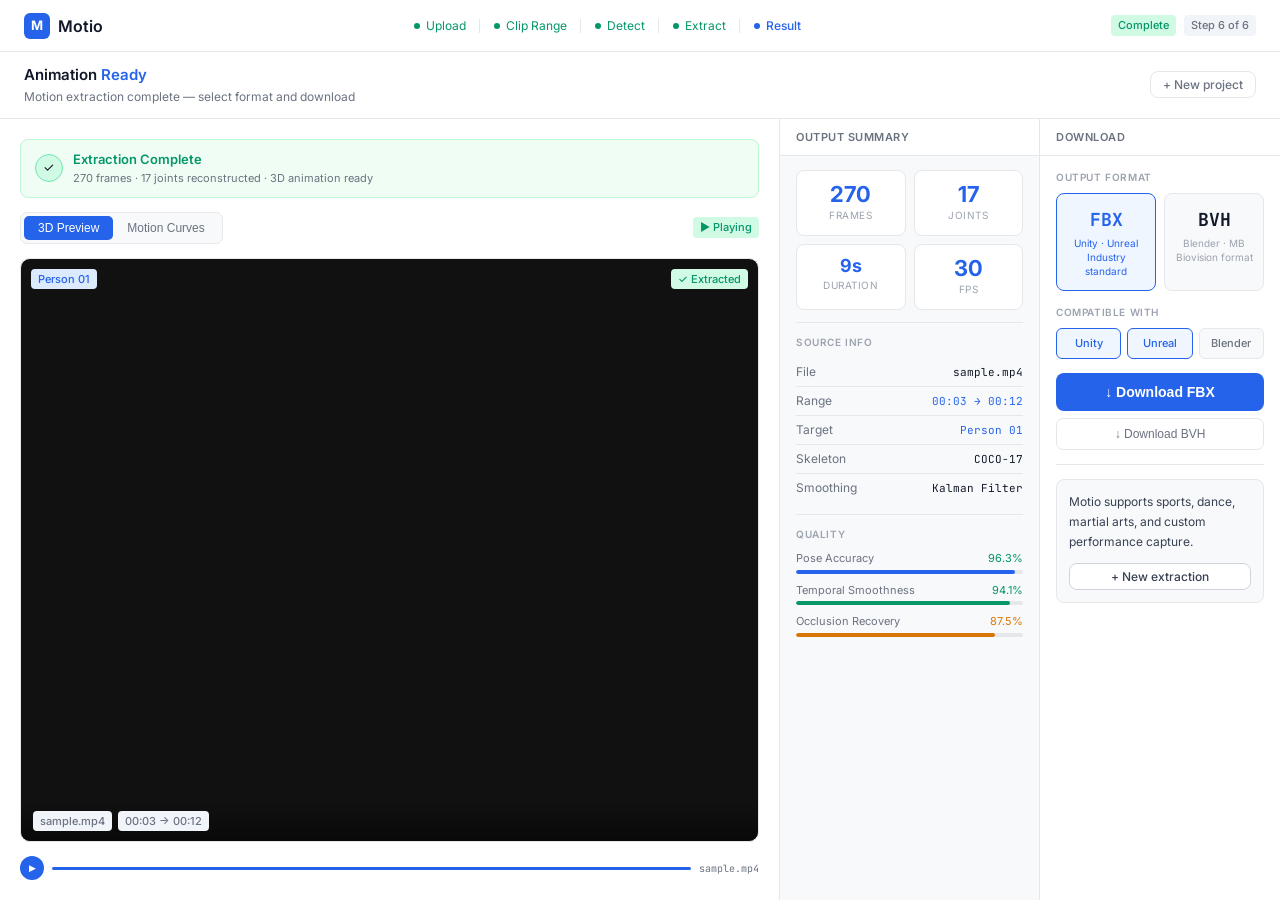
<file: result.html>
<!DOCTYPE html>
<html lang="en">

<head>
  <meta charset="UTF-8">
  <meta name="viewport" content="width=device-width, initial-scale=1.0">
  <title>Motio — Result</title>
  <link rel="stylesheet" href="shared.css">
  <style>
    .result-body {
      display: grid;
      grid-template-columns: 1fr 260px 240px;
      width: 100%;
      height: 100%;
      overflow: hidden;
    }

    /* ── Left: preview ── */
    .result-left {
      display: flex;
      flex-direction: column;
      padding: 20px;
      gap: 14px;
      overflow: hidden;
      background: #fff;
      border-right: 1px solid var(--border);
    }

    .success-bar {
      flex-shrink: 0;
      background: #f0fdf4;
      border: 1px solid #bbf7d0;
      border-radius: 8px;
      padding: 10px 14px;
      display: flex;
      align-items: center;
      gap: 10px;
    }

    .success-ico {
      width: 28px;
      height: 28px;
      border-radius: 50%;
      background: #d1fae5;
      border: 1px solid #6ee7b7;
      display: flex;
      align-items: center;
      justify-content: center;
      font-size: 13px;
      flex-shrink: 0;
    }

    .success-text h3 {
      font-size: 13px;
      font-weight: 600;
      color: var(--success);
    }

    .success-text p {
      font-size: 11px;
      color: var(--text-3);
      margin-top: 1px;
    }

    /* Tabs */
    .preview-tabs {
      flex-shrink: 0;
      display: flex;
      gap: 0;
      background: var(--bg-sub);
      border: 1px solid var(--border);
      border-radius: 7px;
      padding: 3px;
      width: fit-content;
    }

    .ptab {
      padding: 5px 14px;
      border-radius: 5px;
      border: none;
      cursor: pointer;
      font-size: 12px;
      font-weight: 500;
      background: transparent;
      color: var(--text-3);
      transition: all 0.15s;
    }

    .ptab.active {
      background: var(--brand);
      color: #fff;
    }

    /* Preview area */
    .preview-area {
      flex: 1;
      min-height: 0;
      position: relative;
      background: #111;
      border-radius: 10px;
      overflow: hidden;
      border: 1px solid var(--border);
    }

    .preview-area video {
      width: 100%;
      height: 100%;
      object-fit: contain;
    }

    .preview-area .no-video {
      width: 100%;
      height: 100%;
      background: var(--bg-subtle);
      display: flex;
      align-items: center;
      justify-content: center;
      font-size: 13px;
      color: var(--text-4);
    }

    .curves-view {
      position: absolute;
      inset: 0;
      background: var(--bg-sub);
      padding: 16px;
      display: none;
      flex-direction: column;
      gap: 6px;
      overflow: hidden;
    }

    .curves-view.show {
      display: flex;
    }

    .pv-top {
      position: absolute;
      top: 10px;
      left: 10px;
      right: 10px;
      display: flex;
      justify-content: space-between;
      z-index: 3;
      pointer-events: none;
    }

    .pv-bot {
      position: absolute;
      bottom: 0;
      left: 0;
      right: 0;
      padding: 10px 12px;
      background: linear-gradient(to top, rgba(0, 0, 0, 0.5), transparent);
      z-index: 3;
      pointer-events: none;
    }

    /* Mini playback */
    .mini-play-row {
      flex-shrink: 0;
      display: flex;
      align-items: center;
      gap: 8px;
    }

    .mpb {
      width: 24px;
      height: 24px;
      border-radius: 50%;
      background: var(--brand);
      border: none;
      cursor: pointer;
      display: flex;
      align-items: center;
      justify-content: center;
      font-size: 9px;
      color: #fff;
    }

    .mpb:hover {
      background: var(--accent);
    }

    .mps {
      flex: 1;
      height: 3px;
      background: var(--bg-subtle);
      border-radius: 2px;
      overflow: hidden;
    }

    .mps-fill {
      height: 100%;
      background: var(--brand);
      animation: play-fill 7s linear infinite;
    }

    @keyframes play-fill {
      0% {
        width: 0%
      }

      100% {
        width: 100%
      }
    }

    .mpt {
      font-family: 'JetBrains Mono', monospace;
      font-size: 10px;
      color: var(--text-3);
      white-space: nowrap;
    }

    /* Curve rows */
    .curve-row {
      display: grid;
      grid-template-columns: 70px 1fr 36px;
      gap: 8px;
      align-items: center;
    }

    .c-lbl {
      font-size: 10px;
      color: var(--text-3);
    }

    .c-track {
      height: 22px;
      background: #fff;
      border-radius: 3px;
      overflow: hidden;
      border: 1px solid var(--border);
    }

    .c-track svg {
      width: 100%;
      height: 100%;
    }

    .c-avg {
      font-family: 'JetBrains Mono', monospace;
      font-size: 9px;
      color: var(--text-4);
      text-align: right;
    }

    /* ── Center: Summary ── */
    .result-center {
      background: var(--bg-sub);
      border-right: 1px solid var(--border);
      display: flex;
      flex-direction: column;
      overflow: hidden;
    }

    .result-center .side-body {
      gap: 12px;
    }

    .stats-row {
      display: grid;
      grid-template-columns: 1fr 1fr;
      gap: 8px;
    }

    .stat-box {
      background: #fff;
      border: 1px solid var(--border);
      border-radius: 8px;
      padding: 12px;
      text-align: center;
    }

    .stat-num {
      font-size: 22px;
      font-weight: 700;
      color: var(--brand);
      line-height: 1;
      margin-bottom: 3px;
    }

    .stat-lbl {
      font-size: 10px;
      color: var(--text-4);
      text-transform: uppercase;
      letter-spacing: 0.5px;
    }

    .quality-row {
      margin-bottom: 8px;
    }

    .quality-head {
      display: flex;
      justify-content: space-between;
      font-size: 11px;
      color: var(--text-3);
      margin-bottom: 3px;
    }

    .quality-bar {
      height: 4px;
      background: var(--border);
      border-radius: 2px;
      overflow: hidden;
    }

    .quality-fill {
      height: 100%;
      background: var(--brand);
      border-radius: 2px;
    }

    /* ── Right: Download ── */
    .result-right {
      background: #fff;
      display: flex;
      flex-direction: column;
      overflow: hidden;
    }

    .result-right .side-body {
      gap: 14px;
    }

    .fmt-opts {
      display: grid;
      grid-template-columns: 1fr 1fr;
      gap: 8px;
    }

    .fmt-opt {
      background: var(--bg-sub);
      border: 1.5px solid var(--border);
      border-radius: 8px;
      padding: 12px 10px;
      text-align: center;
      cursor: pointer;
      transition: border-color 0.15s;
    }

    .fmt-opt:hover {
      border-color: var(--brand);
    }

    .fmt-opt.sel {
      border-color: var(--brand);
      background: var(--brand-light);
    }

    .fmt-name {
      font-family: 'JetBrains Mono', monospace;
      font-size: 18px;
      font-weight: 700;
      color: var(--text-1);
      margin-bottom: 3px;
    }

    .fmt-opt.sel .fmt-name {
      color: var(--brand);
    }

    .fmt-desc {
      font-size: 10px;
      color: var(--text-4);
      line-height: 1.4;
    }

    .fmt-opt.sel .fmt-desc {
      color: var(--brand);
    }

    .engine-row {
      display: flex;
      gap: 6px;
    }

    .engine-pill {
      flex: 1;
      padding: 6px;
      border-radius: 6px;
      text-align: center;
      font-size: 11px;
      font-weight: 500;
      border: 1px solid var(--border);
      background: var(--bg-sub);
      color: var(--text-3);
    }

    .engine-pill.active {
      background: var(--brand-light);
      border-color: var(--brand);
      color: var(--brand);
    }

    .dl-btn {
      width: 100%;
      padding: 11px;
      background: var(--brand);
      color: #fff;
      border: none;
      border-radius: 8px;
      font-size: 14px;
      font-weight: 600;
      cursor: pointer;
      transition: background 0.15s;
    }

    .dl-btn:hover {
      background: var(--accent);
    }

    .dl-btn-ghost {
      width: 100%;
      padding: 8px;
      background: transparent;
      color: var(--text-3);
      border: 1px solid var(--border);
      border-radius: 7px;
      font-size: 12px;
      cursor: pointer;
      transition: all 0.15s;
    }

    .dl-btn-ghost:hover {
      background: var(--bg-sub);
      color: var(--text-1);
    }
  </style>
</head>

<body>
  <nav class="nav">
    <a class="nav-logo" href="upload.html">
      <div class="nav-logo-mark">M</div>Motio
    </a>
    <div class="nav-steps">
      <div class="nav-step done"><span class="dot"></span>Upload</div>
      <div class="nav-step done"><span class="dot"></span>Clip Range</div>
      <div class="nav-step done"><span class="dot"></span>Detect</div>
      <div class="nav-step done"><span class="dot"></span>Extract</div>
      <div class="nav-step active"><span class="dot"></span>Result</div>
    </div>
    <div class="nav-right">
      <span class="badge badge-green">Complete</span>
      <span class="badge badge-gray">Step 6 of 6</span>
    </div>
  </nav>

  <div class="page">
    <div class="page-hdr anim">
      <div>
        <div class="page-title">Animation <em>Ready</em></div>
        <div class="page-desc">Motion extraction complete — select format and download</div>
      </div>
      <div class="page-hdr-right">
        <button class="btn btn-ghost btn-sm" onclick="window.location.href='upload.html'">+ New project</button>
      </div>
    </div>

    <div class="page-body anim-1">
      <div class="result-body">

        <!-- Left: preview -->
        <div class="result-left">
          <div class="success-bar">
            <div class="success-ico">✓</div>
            <div class="success-text">
              <h3>Extraction Complete</h3>
              <p id="successDesc">270 frames · 17 joints reconstructed · 3D animation ready</p>
            </div>
          </div>

          <div style="display:flex;justify-content:space-between;align-items:center;flex-shrink:0;">
            <div class="preview-tabs">
              <button class="ptab active" onclick="switchTab('3d',this)">3D Preview</button>
              <button class="ptab" onclick="switchTab('curves',this)">Motion Curves</button>
            </div>
            <span class="badge badge-green">▶ Playing</span>
          </div>

          <div class="preview-area">
            <div class="no-video" id="resPH">No video</div>
            <video id="resVideo" muted loop playsinline style="display:none;"></video>

            <div class="curves-view" id="curvesView"></div>

            <div class="pv-top">
              <span class="badge badge-blue" id="pvTarget">—</span>
              <span class="badge badge-green">✓ Extracted</span>
            </div>
            <div class="pv-bot">
              <div style="display:flex;gap:6px;">
                <span class="badge badge-gray" id="pvFile">—</span>
                <span class="badge badge-gray" id="pvRange">—</span>
              </div>
            </div>
          </div>

          <div class="mini-play-row">
            <button class="mpb" id="resPlayBtn">▶</button>
            <div class="mps">
              <div class="mps-fill"></div>
            </div>
            <span class="mpt" id="resFileSmall">—</span>
          </div>
        </div>

        <!-- Center: summary -->
        <div class="result-center">
          <div class="side-hdr">Output Summary</div>
          <div class="side-body">
            <div class="stats-row">
              <div class="stat-box">
                <div class="stat-num">270</div>
                <div class="stat-lbl">Frames</div>
              </div>
              <div class="stat-box">
                <div class="stat-num">17</div>
                <div class="stat-lbl">Joints</div>
              </div>
              <div class="stat-box">
                <div class="stat-num" id="statDur" style="font-size:18px;">—</div>
                <div class="stat-lbl">Duration</div>
              </div>
              <div class="stat-box">
                <div class="stat-num">30</div>
                <div class="stat-lbl">FPS</div>
              </div>
            </div>

            <div class="sep"></div>

            <div>
              <div class="sec-lbl" style="margin-bottom:8px;">Source Info</div>
              <div class="info-row"><span class="info-key">File</span><span class="info-val" id="sumFile">—</span></div>
              <div class="info-row"><span class="info-key">Range</span><span class="info-val blue"
                  id="sumRange">—</span></div>
              <div class="info-row"><span class="info-key">Target</span><span class="info-val blue"
                  id="sumTarget">—</span></div>
              <div class="info-row"><span class="info-key">Skeleton</span><span class="info-val">COCO-17</span></div>
              <div class="info-row"><span class="info-key">Smoothing</span><span class="info-val">Kalman Filter</span>
              </div>
            </div>

            <div class="sep"></div>

            <div>
              <div class="sec-lbl" style="margin-bottom:8px;">Quality</div>
              <div class="quality-row">
                <div class="quality-head"><span>Pose Accuracy</span><span style="color:var(--success);">96.3%</span>
                </div>
                <div class="quality-bar">
                  <div class="quality-fill" style="width:96.3%"></div>
                </div>
              </div>
              <div class="quality-row">
                <div class="quality-head"><span>Temporal Smoothness</span><span
                    style="color:var(--success);">94.1%</span></div>
                <div class="quality-bar">
                  <div class="quality-fill" style="width:94.1%;background:var(--success);"></div>
                </div>
              </div>
              <div class="quality-row">
                <div class="quality-head"><span>Occlusion Recovery</span><span
                    style="color:var(--warning);">87.5%</span></div>
                <div class="quality-bar">
                  <div class="quality-fill" style="width:87.5%;background:var(--warning);"></div>
                </div>
              </div>
            </div>
          </div>
        </div>

        <!-- Right: download -->
        <div class="result-right">
          <div class="side-hdr">Download</div>
          <div class="side-body">
            <div>
              <div class="sec-lbl" style="margin-bottom:8px;">Output Format</div>
              <div class="fmt-opts">
                <div class="fmt-opt sel" id="fo-fbx" onclick="selFmt('FBX')">
                  <div class="fmt-name">FBX</div>
                  <div class="fmt-desc">Unity · Unreal<br>Industry standard</div>
                </div>
                <div class="fmt-opt" id="fo-bvh" onclick="selFmt('BVH')">
                  <div class="fmt-name">BVH</div>
                  <div class="fmt-desc">Blender · MB<br>Biovision format</div>
                </div>
              </div>
            </div>

            <div>
              <div class="sec-lbl" style="margin-bottom:8px;">Compatible With</div>
              <div class="engine-row">
                <div class="engine-pill active">Unity</div>
                <div class="engine-pill active">Unreal</div>
                <div class="engine-pill">Blender</div>
              </div>
            </div>

            <div style="display:flex;flex-direction:column;gap:7px;">
              <button class="dl-btn" id="dlMain">↓ Download FBX</button>
              <button class="dl-btn-ghost" id="dlAlt">↓ Download BVH</button>
            </div>

            <div class="sep"></div>

            <div style="padding:12px;background:var(--bg-sub);border:1px solid var(--border);border-radius:8px;">
              <div style="font-size:12px;color:var(--text-2);line-height:1.7;">
                Motio supports sports, dance, martial arts, and custom performance capture.
              </div>
              <button class="btn btn-secondary btn-sm" style="width:100%;margin-top:10px;"
                onclick="window.location.href='upload.html'">+ New extraction</button>
            </div>
          </div>
        </div>

      </div>
    </div>
  </div>

  <script>
    const url = 'video_02_00.mp4';
    const fn = 'sample.mp4';
    const start = localStorage.getItem('motio_startTime') || '00:03';
    const end = localStorage.getItem('motio_endTime') || '00:12';
    const label = localStorage.getItem('motio_selectedLabel') || 'Person 01';

    function t2s(t) { const [m, s] = t.split(':').map(Number); return m * 60 + s; }
    const dur = t2s(end) - t2s(start);

    document.getElementById('successDesc').textContent = (dur * 30) + ' frames · 17 joints reconstructed · 3D animation ready';
    document.getElementById('sumFile').textContent = fn;
    document.getElementById('sumRange').textContent = start + ' → ' + end;
    document.getElementById('sumTarget').textContent = label;
    document.getElementById('pvTarget').textContent = label;
    document.getElementById('pvFile').textContent = fn;
    document.getElementById('pvRange').textContent = start + ' → ' + end;
    document.getElementById('resFileSmall').textContent = fn;
    document.getElementById('statDur').textContent = dur + 's';

    const resVideo = document.getElementById('resVideo');
    if (url) {
      resVideo.src = url; resVideo.style.display = 'block';
      document.getElementById('resPH').style.display = 'none';
      resVideo.play().catch(() => { });
    }
    document.getElementById('resPlayBtn').addEventListener('click', () => {
      if (!url) return;
      resVideo.paused ? resVideo.play() : resVideo.pause();
      document.getElementById('resPlayBtn').textContent = resVideo.paused ? '▶' : '⏸';
    });


    /* ── Tabs ── */
    function switchTab(tab, btn) {
      document.querySelectorAll('.ptab').forEach(b => b.classList.remove('active'));
      btn.classList.add('active');
      document.getElementById('skelOv').style.display = tab === '3d' ? 'flex' : 'none';
      const cv = document.getElementById('curvesView');
      if (tab === 'curves') { cv.classList.add('show'); renderCurves(); }
      else cv.classList.remove('show');
    }

    function renderCurves() {
      const c = document.getElementById('curvesView');
      const curves = [
        { name: 'Hip · Y', color: '#2563eb', d: Array.from({ length: 60 }, (_, i) => Math.sin(i * .25) * 30 + 50) },
        { name: 'Spine', color: '#0891b2', d: Array.from({ length: 60 }, (_, i) => Math.sin(i * .2 + 1) * 20 + 50) },
        { name: 'L. Shoulder', color: '#059669', d: Array.from({ length: 60 }, (_, i) => Math.cos(i * .35) * 35 + 50) },
        { name: 'R. Shoulder', color: '#d97706', d: Array.from({ length: 60 }, (_, i) => Math.cos(i * .35 + Math.PI) * 35 + 50) },
        { name: 'L. Knee', color: '#7c3aed', d: Array.from({ length: 60 }, (_, i) => Math.abs(Math.sin(i * .5)) * 55 + 20) },
        { name: 'R. Knee', color: '#be185d', d: Array.from({ length: 60 }, (_, i) => Math.abs(Math.sin(i * .5 + Math.PI)) * 55 + 20) },
        { name: 'L. Ankle', color: '#b45309', d: Array.from({ length: 60 }, (_, i) => Math.abs(Math.sin(i * .7)) * 60 + 15) },
        { name: 'R. Ankle', color: '#1d4ed8', d: Array.from({ length: 60 }, (_, i) => Math.abs(Math.sin(i * .7 + Math.PI)) * 60 + 15) },
      ];
      c.innerHTML = `<div style="font-size:12px;font-weight:600;color:var(--text-1);margin-bottom:8px;">Joint Motion Curves</div>` +
        curves.map(cd => {
          const pts = cd.d.map((v, i) => `${i * (100 / 60)},${100 - v}`).join(' ');
          const avg = (cd.d.reduce((a, b) => a + b, 0) / cd.d.length).toFixed(0);
          return `<div class="curve-row">
        <div class="c-lbl">${cd.name}</div>
        <div class="c-track">
          <svg viewBox="0 0 100 100" preserveAspectRatio="none">
            <polyline points="${pts}" fill="none" stroke="${cd.color}" stroke-width="2.5" vector-effect="non-scaling-stroke"/>
          </svg>
        </div>
        <div class="c-avg">${avg}</div>
      </div>`;
        }).join('');
    }

    /* ── Format ── */
    function selFmt(fmt) {
      ['FBX', 'BVH'].forEach(f => document.getElementById('fo-' + f.toLowerCase()).classList.toggle('sel', f === fmt));
      document.getElementById('dlMain').textContent = '↓ Download ' + fmt;
      localStorage.setItem('motio_outputFormat', fmt);
    }

    ['dlMain', 'dlAlt'].forEach(id => {
      document.getElementById(id).addEventListener('click', function () {
        const orig = this.textContent;
        this.textContent = '✓ Downloaded!';
        this.style.background = id === 'dlMain' ? 'var(--success)' : '';
        this.style.color = id === 'dlAlt' ? 'var(--success)' : '';
        setTimeout(() => { this.textContent = orig; this.style.background = ''; this.style.color = ''; }, 2000);
      });
    });
  </script>
</body>

</html>
</file>
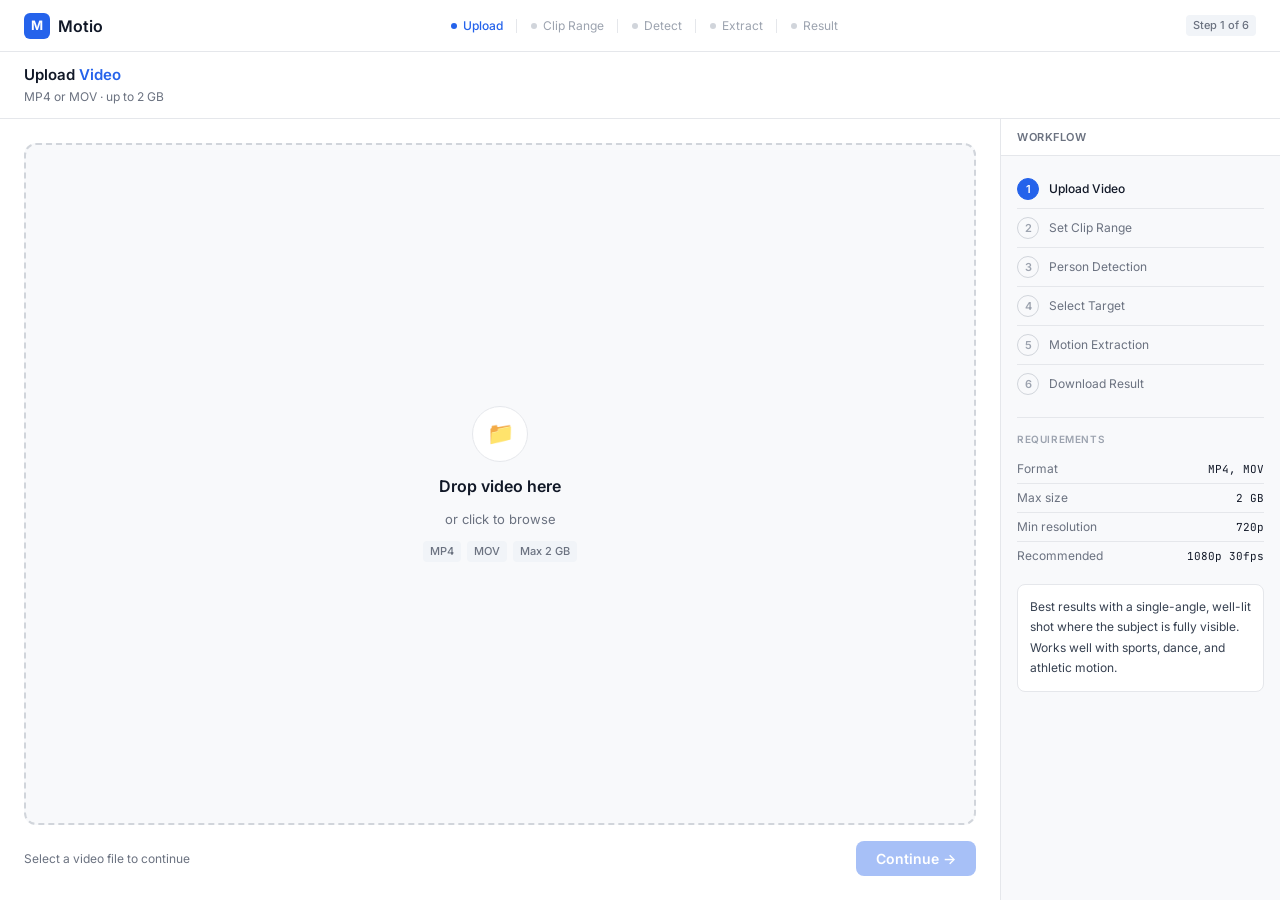
<file: upload.html>
<!DOCTYPE html>
<html lang="en">

<head>
  <meta charset="UTF-8">
  <meta name="viewport" content="width=device-width, initial-scale=1.0">
  <title>Motio — Upload</title>
  <link rel="stylesheet" href="shared.css">
  <style>
    .upload-body {
      display: grid;
      grid-template-columns: 1fr 280px;
      width: 100%;
      height: 100%;
      overflow: hidden;
    }

    /* Drop zone */
    .upload-main {
      display: flex;
      flex-direction: column;
      padding: 24px;
      gap: 16px;
      overflow: hidden;
    }

    .drop-zone {
      flex: 1;
      min-height: 0;
      border: 2px dashed var(--border-mid);
      border-radius: 12px;
      background: var(--bg-sub);
      display: flex;
      align-items: center;
      justify-content: center;
      cursor: pointer;
      position: relative;
      overflow: hidden;
      transition: border-color 0.2s, background 0.2s;
    }

    .drop-zone:hover {
      border-color: var(--brand);
      background: var(--brand-light);
    }

    .drop-zone.drag-over {
      border-color: var(--brand);
      background: var(--brand-light);
    }

    .drop-zone.has-file {
      border-style: solid;
      border-color: var(--brand);
      cursor: default;
    }

    /* Empty state */
    .dz-empty {
      display: flex;
      flex-direction: column;
      align-items: center;
      gap: 12px;
      pointer-events: none;
    }

    .drop-zone.has-file .dz-empty {
      display: none;
    }

    .dz-icon {
      width: 56px;
      height: 56px;
      border-radius: 50%;
      background: #fff;
      border: 1px solid var(--border);
      display: flex;
      align-items: center;
      justify-content: center;
      font-size: 22px;
    }

    .dz-title {
      font-size: 16px;
      font-weight: 600;
      color: var(--text-1);
    }

    .dz-sub {
      font-size: 13px;
      color: var(--text-3);
    }

    .dz-formats {
      display: flex;
      gap: 6px;
    }

    /* Video state */
    .dz-video {
      display: none;
      position: absolute;
      inset: 0;
    }

    .drop-zone.has-file .dz-video {
      display: block;
    }

    .dz-video video {
      width: 100%;
      height: 100%;
      object-fit: contain;
      background: #000;
    }

    .dz-video-bar {
      position: absolute;
      bottom: 0;
      left: 0;
      right: 0;
      background: linear-gradient(to top, rgba(0, 0, 0, 0.75) 0%, transparent 100%);
      padding: 14px 16px;
      display: flex;
      align-items: flex-end;
      justify-content: space-between;
    }

    .dz-file-info {
      display: flex;
      align-items: center;
      gap: 10px;
    }

    .dz-file-icon {
      width: 32px;
      height: 32px;
      background: var(--brand);
      border-radius: 6px;
      display: flex;
      align-items: center;
      justify-content: center;
      font-size: 14px;
      color: #fff;
    }

    .dz-file-name {
      font-size: 12px;
      font-weight: 500;
      color: #fff;
    }

    .dz-file-meta {
      font-size: 11px;
      color: rgba(255, 255, 255, 0.6);
      margin-top: 1px;
    }

    .dz-change-btn {
      position: absolute;
      top: 12px;
      right: 12px;
    }

    /* Bottom row */
    .upload-bottom {
      flex-shrink: 0;
      display: flex;
      align-items: center;
      justify-content: space-between;
    }

    .upload-status {
      font-size: 12px;
      color: var(--text-3);
    }

    .upload-status.ready {
      color: var(--success);
    }

    /* Sidebar */
    .upload-sidebar {
      background: var(--bg-sub);
      border-left: 1px solid var(--border);
      display: flex;
      flex-direction: column;
      overflow: hidden;
    }

    /* Flow steps */
    .flow-list {
      display: flex;
      flex-direction: column;
      gap: 0;
    }

    .flow-item {
      display: flex;
      align-items: center;
      gap: 10px;
      padding: 8px 0;
      border-bottom: 1px solid var(--border);
    }

    .flow-item:last-child {
      border-bottom: none;
    }

    .flow-num {
      width: 22px;
      height: 22px;
      border-radius: 50%;
      border: 1.5px solid var(--border-mid);
      font-size: 11px;
      font-weight: 600;
      display: flex;
      align-items: center;
      justify-content: center;
      color: var(--text-4);
      flex-shrink: 0;
    }

    .flow-item.active .flow-num {
      background: var(--brand);
      border-color: var(--brand);
      color: #fff;
    }

    .flow-label {
      font-size: 12px;
      color: var(--text-3);
    }

    .flow-item.active .flow-label {
      color: var(--text-1);
      font-weight: 500;
    }

    #fileInput {
      display: none;
    }
  </style>
</head>

<body>

  <nav class="nav">
    <a class="nav-logo" href="upload.html">
      <div class="nav-logo-mark">M</div>
      Motio
    </a>
    <div class="nav-steps">
      <div class="nav-step active"><span class="dot"></span>Upload</div>
      <div class="nav-step"><span class="dot"></span>Clip Range</div>
      <div class="nav-step"><span class="dot"></span>Detect</div>
      <div class="nav-step"><span class="dot"></span>Extract</div>
      <div class="nav-step"><span class="dot"></span>Result</div>
    </div>
    <div class="nav-right">
      <span class="badge badge-gray">Step 1 of 6</span>
    </div>
  </nav>

  <div class="page">
    <div class="page-hdr anim">
      <div>
        <div class="page-title">Upload <em>Video</em></div>
        <div class="page-desc">MP4 or MOV · up to 2 GB</div>
      </div>
    </div>

    <div class="page-body anim-1">
      <div class="upload-body">

        <!-- Main drop area -->
        <div class="upload-main">
          <div class="drop-zone" id="dropZone">
            <!-- Empty -->
            <div class="dz-empty">
              <div class="dz-icon">📁</div>
              <div class="dz-title">Drop video here</div>
              <div class="dz-sub">or click to browse</div>
              <div class="dz-formats">
                <span class="badge badge-gray">MP4</span>
                <span class="badge badge-gray">MOV</span>
                <span class="badge badge-gray">Max 2 GB</span>
              </div>
            </div>

            <!-- Filled -->
            <div class="dz-video">
              <video id="videoPreview" muted loop autoplay playsinline></video>
              <div class="dz-video-bar">
                <div class="dz-file-info">
                  <div class="dz-file-icon">🎬</div>
                  <div>
                    <div class="dz-file-name" id="fileName">—</div>
                    <div class="dz-file-meta" id="fileMeta">—</div>
                  </div>
                </div>
                <span class="badge badge-green">Ready</span>
              </div>
              <div class="dz-change-btn">
                <button class="btn btn-secondary btn-sm" id="changeBtn">Change file</button>
              </div>
            </div>
          </div>

          <div class="upload-bottom">
            <span class="upload-status" id="uploadStatus">Select a video file to continue</span>
            <button class="btn btn-primary btn-lg" id="nextBtn" disabled>Continue →</button>
          </div>
        </div>

        <!-- Sidebar -->
        <div class="upload-sidebar">
          <div class="side-hdr">Workflow</div>
          <div class="side-body">
            <div class="flow-list">
              <div class="flow-item active">
                <div class="flow-num">1</div>
                <div class="flow-label">Upload Video</div>
              </div>
              <div class="flow-item">
                <div class="flow-num">2</div>
                <div class="flow-label">Set Clip Range</div>
              </div>
              <div class="flow-item">
                <div class="flow-num">3</div>
                <div class="flow-label">Person Detection</div>
              </div>
              <div class="flow-item">
                <div class="flow-num">4</div>
                <div class="flow-label">Select Target</div>
              </div>
              <div class="flow-item">
                <div class="flow-num">5</div>
                <div class="flow-label">Motion Extraction</div>
              </div>
              <div class="flow-item">
                <div class="flow-num">6</div>
                <div class="flow-label">Download Result</div>
              </div>
            </div>

            <div class="sep"></div>

            <div>
              <div class="sec-lbl" style="margin-bottom:8px;">Requirements</div>
              <div class="info-row"><span class="info-key">Format</span><span class="info-val">MP4, MOV</span></div>
              <div class="info-row"><span class="info-key">Max size</span><span class="info-val">2 GB</span></div>
              <div class="info-row"><span class="info-key">Min resolution</span><span class="info-val">720p</span></div>
              <div class="info-row"><span class="info-key">Recommended</span><span class="info-val">1080p 30fps</span>
              </div>
            </div>

            <div style="padding:12px;background:#fff;border:1px solid var(--border);border-radius:var(--radius);">
              <div style="font-size:12px;color:var(--text-2);line-height:1.7;">
                Best results with a single-angle, well-lit shot where the subject is fully visible.<br>
                Works well with sports, dance, and athletic motion.
              </div>
            </div>
          </div>
        </div>

      </div>
    </div>
  </div>

  <input type="file" id="fileInput" accept=".mp4,.mov,video/mp4,video/quicktime">

  <script>
    const dropZone = document.getElementById('dropZone');
    const fileInput = document.getElementById('fileInput');
    const vPreview = document.getElementById('videoPreview');
    const nextBtn = document.getElementById('nextBtn');
    const status = document.getElementById('uploadStatus');

    function openPicker() { fileInput.click(); }

    dropZone.addEventListener('click', e => {
      if (e.target.closest('#changeBtn')) return;
      if (!dropZone.classList.contains('has-file')) openPicker();
    });
    document.getElementById('changeBtn').addEventListener('click', openPicker);
    dropZone.addEventListener('dragover', e => { e.preventDefault(); dropZone.classList.add('drag-over'); });
    dropZone.addEventListener('dragleave', () => dropZone.classList.remove('drag-over'));
    dropZone.addEventListener('drop', e => {
      e.preventDefault(); dropZone.classList.remove('drag-over');
      if (e.dataTransfer.files[0]) handleFile(e.dataTransfer.files[0]);
    });
    fileInput.addEventListener('change', e => { if (e.target.files[0]) handleFile(e.target.files[0]); });

    function fmtBytes(b) {
      return b < 1048576 ? (b / 1024).toFixed(0) + ' KB' : (b / 1048576).toFixed(1) + ' MB';
    }

    function handleFile(file) {
      if (!file.type.startsWith('video/')) { alert('Please select an MP4 or MOV file.'); return; }
      const url = URL.createObjectURL(file);
      //localStorage.setItem('motio_videoURL',  url);
      //localStorage.setItem('motio_fileName', file.name);
      localStorage.setItem('motio_fileSize', fmtBytes(file.size));
      localStorage.setItem('motio_fileType', file.type.split('/')[1].toUpperCase());

      vPreview.src = url;
      document.getElementById('fileName').textContent = file.name;
      document.getElementById('fileMeta').textContent = fmtBytes(file.size) + ' · ' + file.type.split('/')[1].toUpperCase();
      dropZone.classList.add('has-file');
      nextBtn.disabled = false;
      status.textContent = file.name + ' — ready';
      status.classList.add('ready');
    }

    // Restore
    const stored = null;
    if (stored) {
      vPreview.src = stored;
      document.getElementById('fileName').textContent = localStorage.getItem('motio_fileName') || 'video';
      document.getElementById('fileMeta').textContent =
        (localStorage.getItem('motio_fileSize') || '') + ' · ' + (localStorage.getItem('motio_fileType') || '');
      dropZone.classList.add('has-file');
      nextBtn.disabled = false;
      status.textContent = (localStorage.getItem('motio_fileName') || 'Video') + ' — ready';
      status.classList.add('ready');
    }

    nextBtn.addEventListener('click', () => window.location.href = 'trim.html');
  </script>
</body>

</html>
</file>
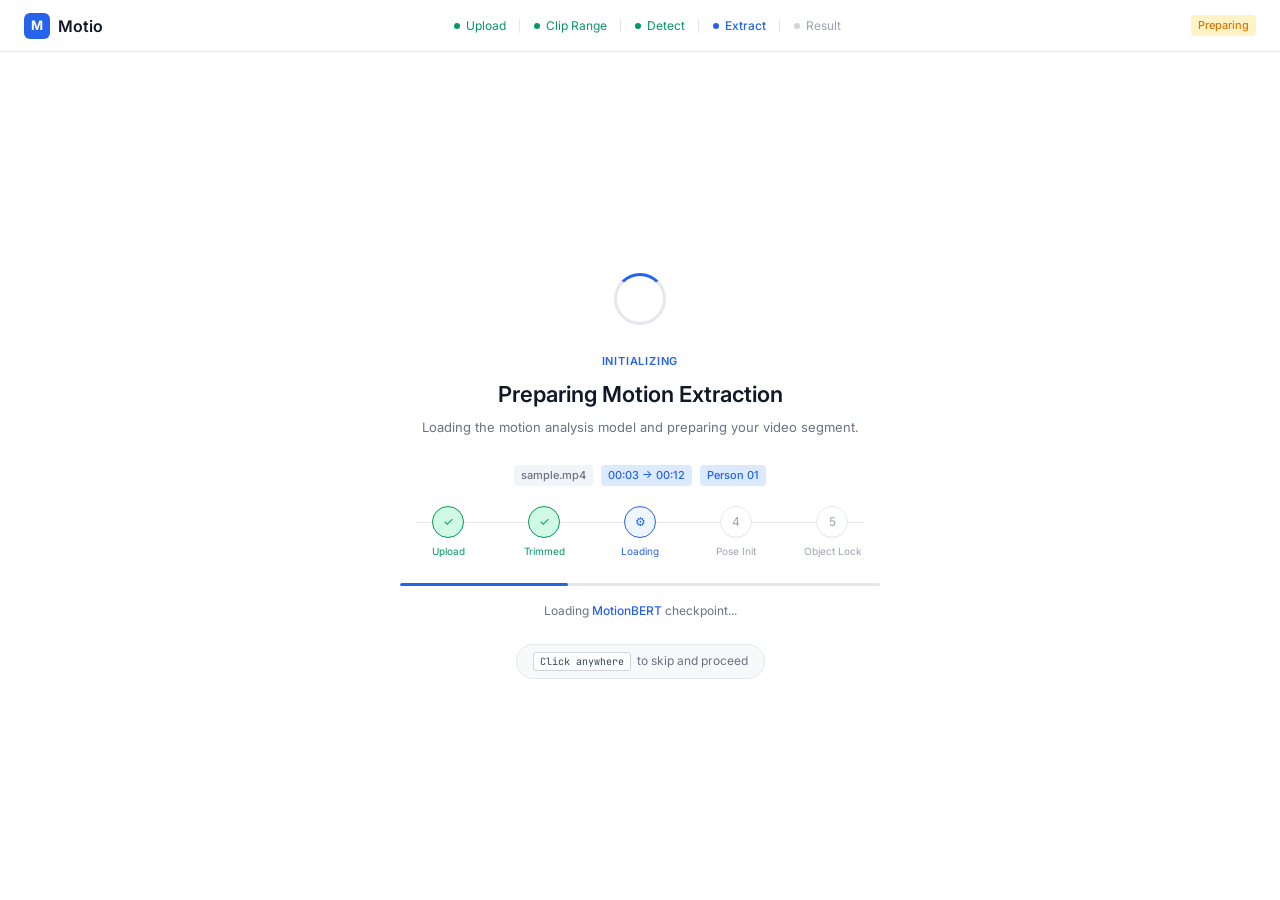
<file: waiting.html>
<!DOCTYPE html>
<html lang="en">
<head>
<meta charset="UTF-8">
<meta name="viewport" content="width=device-width, initial-scale=1.0">
<title>Motio — Preparing</title>
<link rel="stylesheet" href="shared.css">
<style>
.waiting-page {
  width: 100%; height: 100%;
  display: flex; align-items: center; justify-content: center;
  cursor: pointer; background: #fff;
}

.waiting-box {
  width: 480px; text-align: center;
  animation: fade-up 0.4s ease both;
}

/* Spinner */
.spinner {
  width: 52px; height: 52px; margin: 0 auto 28px;
  border: 3px solid var(--border);
  border-top-color: var(--brand);
  border-radius: 50%;
  animation: spin 0.9s linear infinite;
}

.w-label {
  font-size: 11px; font-weight: 600; color: var(--brand);
  text-transform: uppercase; letter-spacing: 0.8px;
  margin-bottom: 8px;
}
.w-title {
  font-size: 22px; font-weight: 600; color: var(--text-1);
  margin-bottom: 6px;
}
.w-desc { font-size: 13px; color: var(--text-3); margin-bottom: 28px; line-height: 1.6; }

/* Steps */
.step-row {
  display: flex; gap: 0; margin-bottom: 24px;
  position: relative;
}
.step-row::before {
  content: ''; position: absolute; top: 16px; left: 16px; right: 16px;
  height: 1px; background: var(--border);
}
.w-step { flex: 1; display: flex; flex-direction: column; align-items: center; gap: 6px; position: relative; z-index: 1; }
.w-step-node {
  width: 32px; height: 32px; border-radius: 50%;
  background: #fff; border: 1.5px solid var(--border);
  display: flex; align-items: center; justify-content: center;
  font-size: 12px; color: var(--text-4);
  transition: all 0.3s;
}
.w-step.done .w-step-node { border-color: var(--success); background: #d1fae5; color: var(--success); }
.w-step.active .w-step-node { border-color: var(--brand); background: var(--brand-light); color: var(--brand); animation: blink 1.2s infinite; }
.w-step-lbl { font-size: 10px; color: var(--text-4); text-align: center; max-width: 60px; }
.w-step.done .w-step-lbl { color: var(--success); }
.w-step.active .w-step-lbl { color: var(--brand); }

/* Progress bar */
.w-prog { height: 3px; background: var(--border); border-radius: 2px; overflow: hidden; margin-bottom: 16px; }
.w-prog-fill { height: 100%; background: var(--brand); border-radius: 2px; transition: width 0.5s ease; }

/* Context */
.w-context {
  display: flex; gap: 8px; justify-content: center; margin-bottom: 20px; flex-wrap: wrap;
}

.w-status { font-size: 12px; color: var(--text-3); margin-bottom: 24px; min-height: 18px; }
.w-status span { color: var(--brand); font-weight: 500; }

.click-hint {
  display: inline-flex; align-items: center; gap: 6px;
  padding: 7px 16px; border-radius: 20px;
  border: 1px solid var(--border); background: var(--bg-sub);
  font-size: 12px; color: var(--text-3);
}
.click-hint kbd {
  background: #fff; border: 1px solid var(--border-mid);
  border-radius: 3px; padding: 1px 6px;
  font-family: 'JetBrains Mono', monospace; font-size: 10px; color: var(--text-2);
}
</style>
</head>
<body>
<nav class="nav">
  <a class="nav-logo" href="upload.html"><div class="nav-logo-mark">M</div>Motio</a>
  <div class="nav-steps">
    <div class="nav-step done"><span class="dot"></span>Upload</div>
    <div class="nav-step done"><span class="dot"></span>Clip Range</div>
    <div class="nav-step done"><span class="dot"></span>Detect</div>
    <div class="nav-step active"><span class="dot"></span>Extract</div>
    <div class="nav-step"><span class="dot"></span>Result</div>
  </div>
  <div class="nav-right"><span class="badge badge-orange">Preparing</span></div>
</nav>

<div class="page">
  <div class="waiting-page" id="waitPage">
    <div class="waiting-box">
      <div class="spinner"></div>
      <div class="w-label" id="wLabel">Initializing</div>
      <div class="w-title">Preparing Motion Extraction</div>
      <div class="w-desc">Loading the motion analysis model and preparing your video segment.</div>

      <div class="w-context">
        <span class="badge badge-gray" id="wFile">—</span>
        <span class="badge badge-blue" id="wRange">—</span>
        <span class="badge badge-blue" id="wTarget">—</span>
      </div>

      <div class="step-row">
        <div class="w-step done" id="ws1"><div class="w-step-node">✓</div><div class="w-step-lbl">Upload</div></div>
        <div class="w-step done" id="ws2"><div class="w-step-node">✓</div><div class="w-step-lbl">Trimmed</div></div>
        <div class="w-step active" id="ws3"><div class="w-step-node">⚙</div><div class="w-step-lbl">Loading</div></div>
        <div class="w-step" id="ws4"><div class="w-step-node">4</div><div class="w-step-lbl">Pose Init</div></div>
        <div class="w-step" id="ws5"><div class="w-step-node">5</div><div class="w-step-lbl">Object Lock</div></div>
      </div>

      <div class="w-prog"><div class="w-prog-fill" id="wFill" style="width:35%"></div></div>

      <div class="w-status" id="wStatus">Loading <span>MotionBERT</span> checkpoint...</div>

      <div class="click-hint"><kbd>Click anywhere</kbd> to skip and proceed</div>
    </div>
  </div>
</div>

<script>
const fn    = localStorage.getItem('motio_fileName')      || 'sample.mp4';
const start = localStorage.getItem('motio_startTime')     || '00:03';
const end   = localStorage.getItem('motio_endTime')       || '00:12';
const label = localStorage.getItem('motio_selectedLabel') || 'Person 01';
document.getElementById('wFile').textContent   = fn;
document.getElementById('wRange').textContent  = start + ' → ' + end;
document.getElementById('wTarget').textContent = label;

const msgs = [
  { pct:35, txt:'Loading <span>MotionBERT</span> checkpoint...' },
  { pct:52, txt:'Initializing <span>COCO-17</span> skeleton model...' },
  { pct:67, txt:'Parsing video segment <span>' + start + '→' + end + '</span>...' },
  { pct:80, txt:'Calibrating <span>pose estimator</span>...' },
  { pct:92, txt:'Locking target: <span>' + label + '</span>...' },
];
let mi = 0;
const fill = document.getElementById('wFill');
const status = document.getElementById('wStatus');

function activateStep(done, active) {
  for (let i = 1; i <= 5; i++) {
    const el = document.getElementById('ws'+i);
    const node = el.querySelector('.w-step-node');
    if (i <= done) { el.className='w-step done'; node.textContent='✓'; }
    else if (i === active) { el.className='w-step active'; node.textContent='⚙'; }
    else { el.className='w-step'; node.textContent=i; }
  }
}

const t = setInterval(() => {
  if (mi < msgs.length) {
    const m = msgs[mi];
    fill.style.width = m.pct + '%';
    status.innerHTML = m.txt;
    if (mi === 2) activateStep(3, 4);
    if (mi === 4) activateStep(4, 5);
    mi++;
  }
}, 900);

document.getElementById('waitPage').addEventListener('click', () => { clearInterval(t); window.location.href = 'processing.html'; });
</script>
</body>
</html>
</file>
<file: shared.css>
@import url('https://fonts.googleapis.com/css2?family=Inter:wght@300;400;500;600&family=JetBrains+Mono:wght@400;500&display=swap');

:root {
  --brand:       #2563eb;
  --brand-light: #eff6ff;
  --brand-mid:   #dbeafe;
  --accent:      #1d4ed8;

  --bg:          #ffffff;
  --bg-sub:      #f8f9fb;
  --bg-subtle:   #f1f4f8;

  --border:      #e5e7eb;
  --border-mid:  #d1d5db;

  --text-1:      #111827;
  --text-2:      #374151;
  --text-3:      #6b7280;
  --text-4:      #9ca3af;

  --success:     #059669;
  --warning:     #d97706;
  --danger:      #dc2626;

  --nav-h: 52px;
  --radius: 8px;
}

*, *::before, *::after { box-sizing: border-box; margin: 0; padding: 0; }

html, body {
  width: 100%; height: 100%;
  overflow: hidden;
  background: var(--bg);
  color: var(--text-1);
  font-family: 'Inter', sans-serif;
  font-size: 13px;
  line-height: 1.5;
  -webkit-font-smoothing: antialiased;
}

/* ── Nav ── */
.nav {
  position: fixed; top: 0; left: 0; right: 0;
  height: var(--nav-h);
  display: flex; align-items: center; justify-content: space-between;
  padding: 0 24px;
  background: #fff;
  border-bottom: 1px solid var(--border);
  z-index: 100;
}

.nav-logo {
  display: flex; align-items: center; gap: 8px;
  font-family: 'Inter', sans-serif;
  font-weight: 600; font-size: 16px;
  color: var(--text-1); text-decoration: none;
}
.nav-logo-mark {
  width: 26px; height: 26px;
  background: var(--brand); border-radius: 6px;
  display: flex; align-items: center; justify-content: center;
  font-size: 13px; font-weight: 700; color: #fff;
}

.nav-steps {
  display: flex; align-items: center; gap: 0;
}
.nav-step {
  display: flex; align-items: center; gap: 6px;
  padding: 5px 14px; font-size: 12px;
  color: var(--text-4); position: relative;
}
.nav-step .dot {
  width: 6px; height: 6px; border-radius: 50%;
  background: var(--border-mid); flex-shrink: 0;
}
.nav-step:not(:last-child)::after {
  content: '';
  position: absolute; right: 0; top: 50%; transform: translateY(-50%);
  width: 1px; height: 14px; background: var(--border);
}
.nav-step.done { color: var(--success); }
.nav-step.done .dot { background: var(--success); }
.nav-step.active { color: var(--brand); font-weight: 500; }
.nav-step.active .dot { background: var(--brand); }

.nav-right { display: flex; align-items: center; gap: 8px; }

/* ── Page shell ── */
.page {
  position: fixed;
  top: var(--nav-h); left: 0; right: 0; bottom: 0;
  display: flex; flex-direction: column;
  overflow: hidden;
}

/* ── Page header ── */
.page-hdr {
  flex-shrink: 0;
  padding: 12px 24px;
  border-bottom: 1px solid var(--border);
  display: flex; align-items: center; justify-content: space-between;
  background: #fff;
}
.page-title {
  font-size: 15px; font-weight: 600; color: var(--text-1);
}
.page-title em { font-style: normal; color: var(--brand); }
.page-desc { font-size: 12px; color: var(--text-3); margin-top: 1px; }
.page-hdr-right { display: flex; align-items: center; gap: 8px; }

/* ── Page body ── */
.page-body {
  flex: 1; min-height: 0;
  display: flex; overflow: hidden;
}

/* ── Badges ── */
.badge {
  display: inline-flex; align-items: center; gap: 3px;
  padding: 2px 7px; border-radius: 4px;
  font-size: 11px; font-weight: 500;
  white-space: nowrap;
}
.badge-blue   { background: var(--brand-mid);  color: var(--brand); }
.badge-green  { background: #d1fae5; color: var(--success); }
.badge-orange { background: #fef3c7; color: var(--warning); }
.badge-gray   { background: var(--bg-subtle); color: var(--text-3); }
.badge-red    { background: #fee2e2; color: var(--danger); }

/* ── Buttons ── */
.btn {
  display: inline-flex; align-items: center; justify-content: center; gap: 6px;
  padding: 7px 16px; border-radius: var(--radius);
  font-size: 13px; font-weight: 500; font-family: 'Inter', sans-serif;
  cursor: pointer; border: none; outline: none;
  transition: all 0.15s; text-decoration: none; white-space: nowrap;
}
.btn-primary {
  background: var(--brand); color: #fff;
}
.btn-primary:hover { background: var(--accent); }
.btn-primary:disabled { opacity: 0.4; pointer-events: none; }
.btn-secondary {
  background: #fff; color: var(--text-2);
  border: 1px solid var(--border-mid);
}
.btn-secondary:hover { background: var(--bg-sub); }
.btn-ghost { background: transparent; color: var(--text-3); border: 1px solid var(--border); }
.btn-ghost:hover { background: var(--bg-sub); color: var(--text-2); }
.btn-sm { padding: 5px 12px; font-size: 12px; }
.btn-lg { padding: 9px 20px; font-size: 14px; font-weight: 600; }

/* ── Sidebar panel ── */
.side-panel {
  background: var(--bg-sub);
  border-right: 1px solid var(--border);
  display: flex; flex-direction: column;
  overflow: hidden;
}
.side-panel.right {
  border-right: none;
  border-left: 1px solid var(--border);
}
.side-hdr {
  flex-shrink: 0;
  padding: 10px 16px;
  border-bottom: 1px solid var(--border);
  font-size: 11px; font-weight: 600;
  color: var(--text-3); text-transform: uppercase; letter-spacing: 0.5px;
  background: #fff;
  display: flex; align-items: center; justify-content: space-between;
}
.side-body {
  flex: 1; min-height: 0; overflow-y: auto;
  padding: 14px 16px;
  display: flex; flex-direction: column; gap: 14px;
}

/* ── Data rows ── */
.info-row {
  display: flex; justify-content: space-between; align-items: center;
  padding: 5px 0; border-bottom: 1px solid var(--border);
  font-size: 12px;
}
.info-row:last-child { border-bottom: none; }
.info-key { color: var(--text-3); }
.info-val { font-family: 'JetBrains Mono', monospace; font-size: 11px; color: var(--text-1); }
.info-val.blue { color: var(--brand); }
.info-val.green { color: var(--success); }
.info-val.orange { color: var(--warning); }

/* ── Section label ── */
.sec-lbl {
  font-size: 10px; font-weight: 600; color: var(--text-4);
  text-transform: uppercase; letter-spacing: 0.6px;
}

/* ── Separator ── */
.sep { height: 1px; background: var(--border); }

/* ── Side actions ── */
.side-actions {
  flex-shrink: 0; padding: 12px 16px;
  border-top: 1px solid var(--border);
  background: #fff;
  display: flex; flex-direction: column; gap: 6px;
}

/* ── Scrollbar ── */
::-webkit-scrollbar { width: 4px; }
::-webkit-scrollbar-track { background: transparent; }
::-webkit-scrollbar-thumb { background: var(--border-mid); border-radius: 2px; }

/* ── Mono text ── */
.mono { font-family: 'JetBrains Mono', monospace; }

/* ── Fade in ── */
@keyframes fade-up {
  from { opacity: 0; transform: translateY(6px); }
  to   { opacity: 1; transform: translateY(0); }
}
.anim { animation: fade-up 0.3s ease both; }
.anim-1 { animation: fade-up 0.3s ease 0.06s both; }
.anim-2 { animation: fade-up 0.3s ease 0.12s both; }

@keyframes spin { to { transform: rotate(360deg); } }
@keyframes blink { 0%,100%{opacity:1} 50%{opacity:0.3} }
</file>
